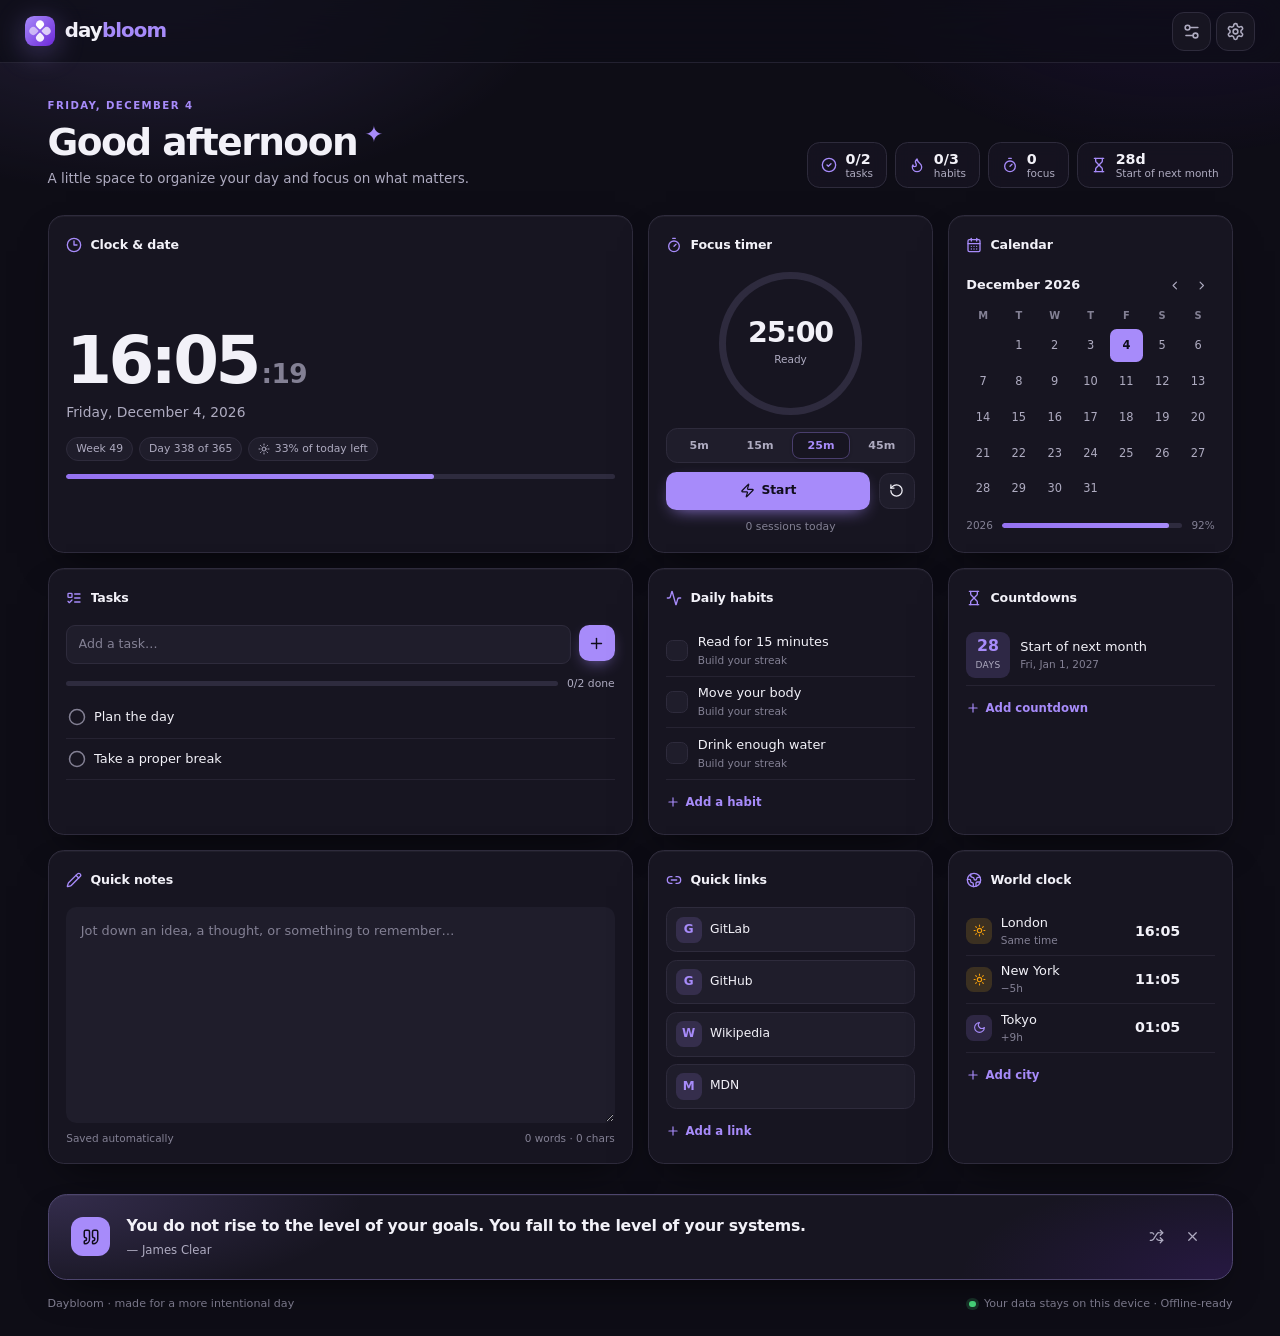
<file: daybloom/index.html>
<!doctype html>
<html lang="en" data-theme="dark">
  <head>
    <meta charset="UTF-8" />
    <meta name="viewport" content="width=device-width, initial-scale=1.0" />
    <meta name="theme-color" content="#16131f" />
    <meta name="description" content="Daybloom — a calm, private, customizable personal dashboard that keeps your day in one place." />
    <link rel="icon" href="data:image/svg+xml,%3Csvg xmlns='http://www.w3.org/2000/svg' viewBox='0 0 32 32'%3E%3Crect width='32' height='32' rx='9.5' fill='%237c5ce0'/%3E%3C/svg%3E" />
    <title>Daybloom — Personal Dashboard</title>
    <script type="module" crossorigin src="./assets/index-C78ujgU6.js"></script>
    <link rel="stylesheet" crossorigin href="./assets/index-B22dmqbo.css">
  </head>
  <body>
    <div id="root"></div>
  </body>
</html>
</file>
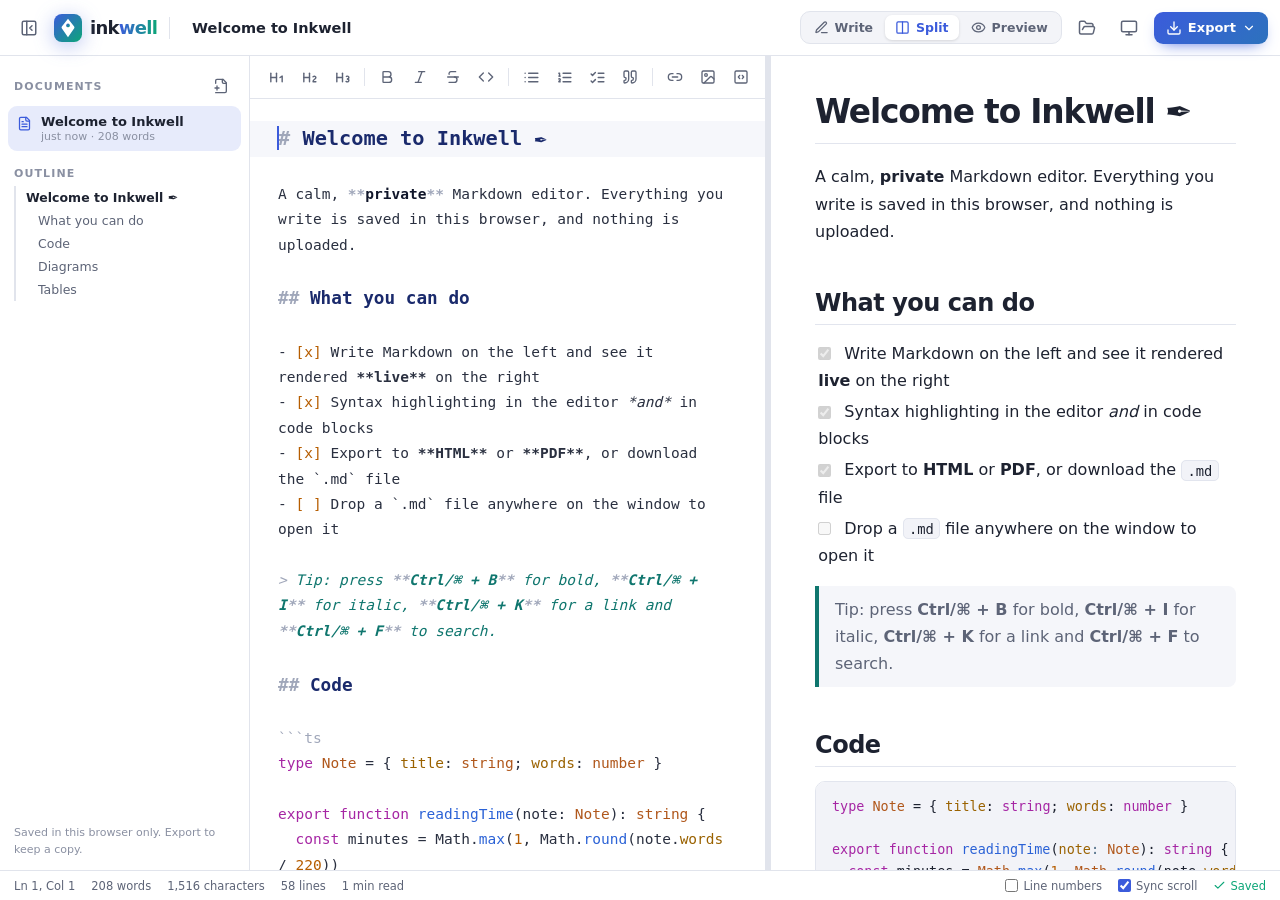
<file: inkwell/index.html>
<!doctype html>
<html lang="en">
  <head>
    <meta charset="UTF-8" />
    <meta name="viewport" content="width=device-width, initial-scale=1.0" />
    <meta name="theme-color" content="#3b5bdb" />
    <meta name="description" content="Inkwell — a private, live Markdown editor with preview, syntax highlighting and HTML/PDF export." />
    <link rel="icon" href="data:image/svg+xml,%3Csvg xmlns='http://www.w3.org/2000/svg' viewBox='0 0 32 32'%3E%3Cdefs%3E%3ClinearGradient id='g' x1='0' y1='0' x2='1' y2='1'%3E%3Cstop offset='0' stop-color='%233b5bdb'/%3E%3Cstop offset='1' stop-color='%230ca678'/%3E%3C/linearGradient%3E%3C/defs%3E%3Crect width='32' height='32' rx='9' fill='url(%23g)'/%3E%3Cpath d='M16 5.5 23 14.2c.5.6.5 1.4.1 2L16 26.5 8.9 16.2c-.4-.6-.4-1.4.1-2Z' fill='%23fff'/%3E%3Ccircle cx='16' cy='13' r='2.1' fill='%233b5bdb'/%3E%3C/svg%3E" />
    <title>Inkwell — Markdown Editor</title>
    <script type="module" crossorigin src="./assets/index-CoJoAU2l.js"></script>
    <link rel="modulepreload" crossorigin href="./assets/react-BaEmuX5g.js">
    <link rel="modulepreload" crossorigin href="./assets/highlight-B11N6u8B.js">
    <link rel="stylesheet" crossorigin href="./assets/index-Dojcs51z.css">
  </head>
  <body>
    <div id="root"></div>
  </body>
</html>
</file>
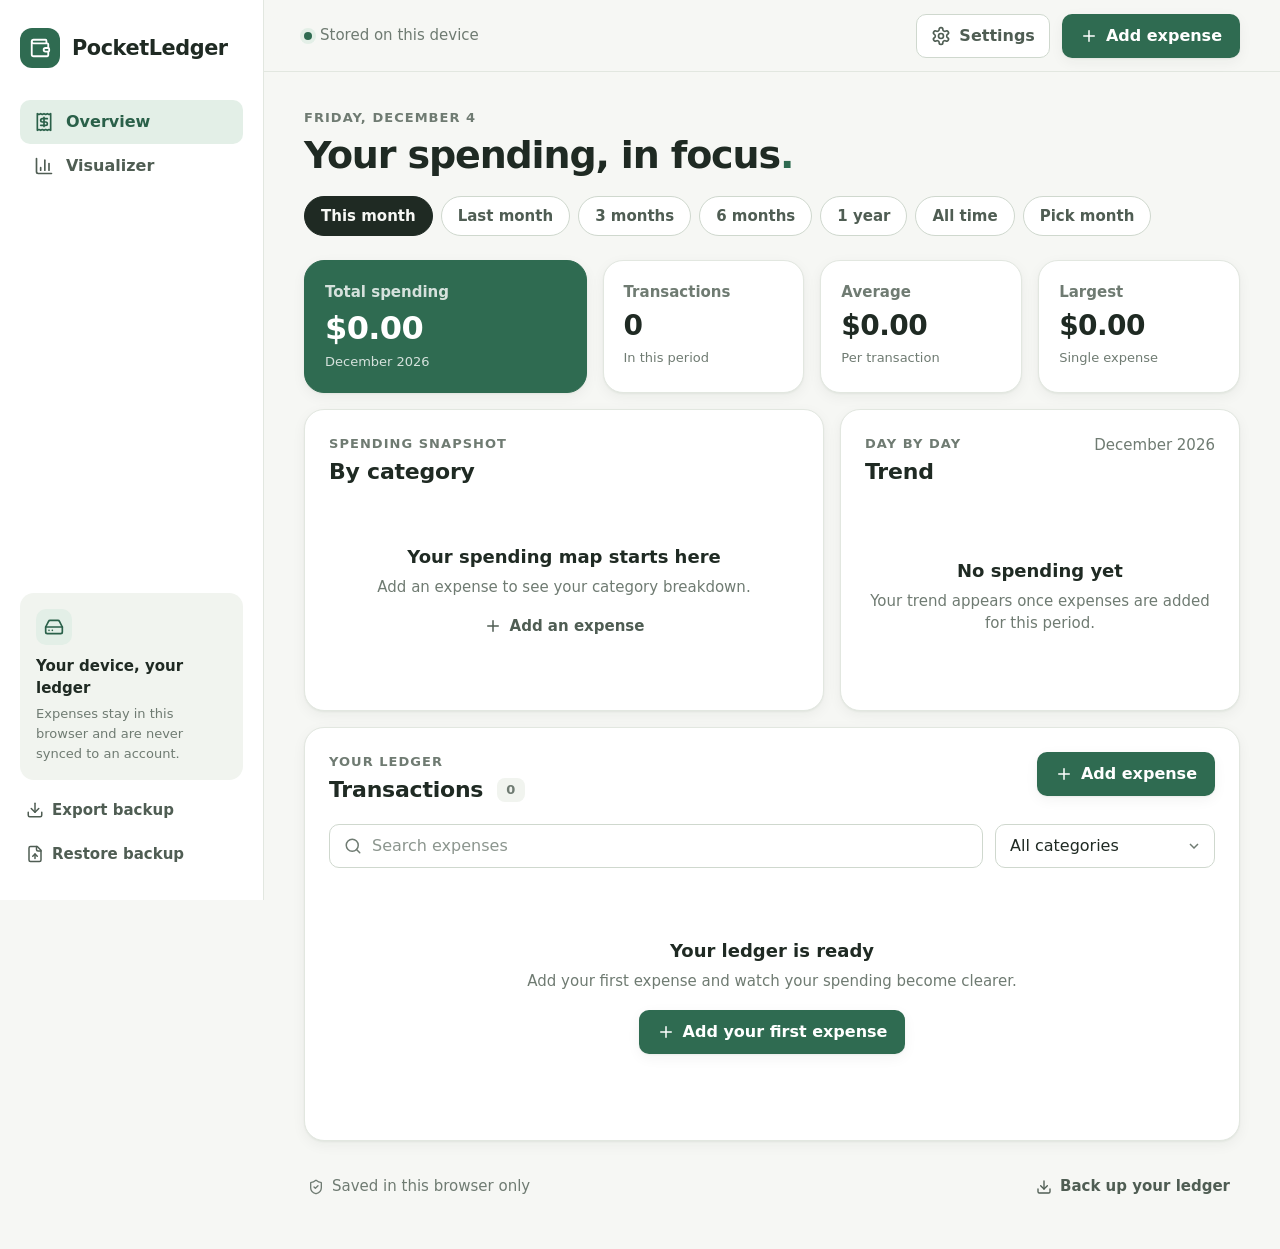
<file: pocketledger/index.html>
<!doctype html>
<html lang="en">
  <head>
    <meta charset="UTF-8" />
    <meta name="viewport" content="width=device-width, initial-scale=1.0, viewport-fit=cover" />
    <meta name="theme-color" content="#f6f7f4" />
    <meta name="color-scheme" content="light dark" />
    <meta name="apple-mobile-web-app-capable" content="yes" />
    <meta name="mobile-web-app-capable" content="yes" />
    <meta name="apple-mobile-web-app-status-bar-style" content="default" />
    <meta name="apple-mobile-web-app-title" content="PocketLedger" />
    <meta name="description" content="A personal expense tracker that stores your data locally in your browser." />
    <title>PocketLedger — your money, in focus</title>
    <script>
      // Apply the last-used theme before first paint to avoid a light flash in dark mode.
      try { var t = localStorage.getItem('pocketledger-theme'); if (t === 'dark' || t === 'light') document.documentElement.dataset.theme = t } catch (e) {}
    </script>
    <script type="module" crossorigin src="./assets/index-DVFslxMb.js"></script>
    <link rel="stylesheet" crossorigin href="./assets/index-Bakbbcgk.css">
  </head>
  <body>
    <div id="root"></div>
  </body>
</html>
</file>
<file: daybloom/assets/index-B22dmqbo.css>
:root{--hue: 292;--accent: #a78bfa;--logo-a: #a78bfa;--logo-b: #6d28d9;--radius: 1.05rem;--radius-sm: .6rem;--font: "Inter", "Segoe UI Variable", "Segoe UI", system-ui, -apple-system, BlinkMacSystemFont, Roboto, sans-serif;--bg: oklch(16.5% .02 var(--hue));--surface: oklch(20.5% .024 var(--hue));--surface-2: oklch(24% .027 var(--hue));--surface-3: oklch(28% .032 var(--hue));--border: oklch(30% .03 var(--hue));--text: oklch(96% .01 var(--hue));--muted: oklch(75% .03 var(--hue));--subtle: oklch(61% .03 var(--hue));--track: oklch(30% .035 var(--hue));--on-accent: oklch(17% .03 var(--hue));--success: #4ade80;--accent-soft: color-mix(in oklch, var(--accent) 16%, transparent);--shadow: 0 1px 0 oklch(100% 0 0 / .04) inset, 0 18px 40px -18px oklch(5% .02 var(--hue) / .7);font-family:var(--font);font-synthesis:none;text-rendering:optimizeLegibility;-webkit-font-smoothing:antialiased;color-scheme:dark}:root[data-theme=light]{--bg: oklch(97.3% .012 var(--hue));--surface: oklch(99.7% .004 var(--hue));--surface-2: oklch(96.4% .013 var(--hue));--surface-3: oklch(93.4% .02 var(--hue));--border: oklch(90.5% .02 var(--hue));--text: oklch(23% .03 var(--hue));--muted: oklch(46% .03 var(--hue));--subtle: oklch(60% .025 var(--hue));--track: oklch(91% .022 var(--hue));--on-accent: #fff;--success: #16a34a;--accent-soft: color-mix(in oklch, var(--accent) 11%, transparent);--shadow: 0 1px 2px oklch(30% .03 var(--hue) / .05), 0 14px 34px -16px oklch(30% .05 var(--hue) / .18)}*,*:before,*:after{box-sizing:border-box}html{background:var(--bg);transition:font-size .15s}body{margin:0;min-width:320px;background:var(--bg);color:var(--text);font-size:.9rem;line-height:1.45}button,input,textarea,select{font:inherit;color:inherit}button{cursor:pointer}button:disabled{cursor:not-allowed;opacity:.4}:focus-visible{outline:2px solid var(--accent);outline-offset:2px}h1,h2,h3{margin:0}.app{min-height:100vh;display:flex;flex-direction:column;position:relative;isolation:isolate;transition:background .25s,color .25s}.ambient{position:absolute;inset:0 0 auto;height:34rem;z-index:-1;pointer-events:none;background:radial-gradient(40rem 22rem at 12% -6%,color-mix(in oklch,var(--accent) 22%,transparent),transparent 70%),radial-gradient(34rem 20rem at 92% -10%,color-mix(in oklch,var(--logo-b) 18%,transparent),transparent 70%);opacity:.75}:root[data-theme=light] .ambient{opacity:.55}.topbar{position:sticky;top:0;z-index:10;height:4.2rem;display:flex;align-items:center;justify-content:space-between;padding:0 max(1.5rem,calc((100vw - 82rem)/2));background:color-mix(in oklch,var(--bg) 78%,transparent);-webkit-backdrop-filter:blur(18px) saturate(1.3);backdrop-filter:blur(18px) saturate(1.3);border-bottom:1px solid color-mix(in oklch,var(--border) 70%,transparent)}.brand{display:flex;align-items:center;gap:.65rem;-webkit-user-select:none;user-select:none}.logo-mark{flex:none;filter:drop-shadow(0 6px 14px color-mix(in oklch,var(--accent) 35%,transparent));transition:transform .4s cubic-bezier(.3,1.6,.5,1)}.brand:hover .logo-mark{transform:rotate(-12deg) scale(1.05)}.brand-word{font-weight:800;font-size:1.32rem;letter-spacing:-.045em}.brand-word span{color:var(--accent)}.top-actions{display:flex;gap:.35rem}.icon-btn{border:0;background:transparent;color:var(--muted);width:2.2rem;height:2.2rem;border-radius:.65rem;flex:none;display:inline-flex;align-items:center;justify-content:center;transition:background .15s,color .15s,opacity .15s}.icon-btn:hover:not(:disabled){background:var(--surface-3);color:var(--text)}.icon-btn.lg{width:2.6rem;height:2.6rem;border-radius:.8rem;border:1px solid var(--border);background:var(--surface)}.icon-btn.lg:hover,.icon-btn.lg.active{border-color:color-mix(in oklch,var(--accent) 55%,var(--border));color:var(--accent);background:var(--accent-soft)}.icon-btn.sm{width:1.7rem;height:1.7rem;border-radius:.5rem}.icon-btn.xs{width:1.45rem;height:1.3rem;border-radius:.35rem}.btn{border:1px solid transparent;border-radius:.7rem;padding:.6rem 1rem;font-weight:650;font-size:.82rem;display:inline-flex;align-items:center;justify-content:center;gap:.45rem;transition:filter .15s,transform .15s,border-color .15s,background .15s}.btn.primary{background:var(--accent);color:var(--on-accent);box-shadow:0 6px 18px -8px var(--accent)}.btn.primary:hover{filter:brightness(1.07);transform:translateY(-1px)}.btn.ghost{background:var(--surface-2);border-color:var(--border);color:var(--text)}.btn.ghost:hover{border-color:var(--accent)}.btn.square{width:2.4rem;min-width:2.4rem;padding:0;height:2.4rem}.btn.sm{padding:.45rem .8rem;font-size:.78rem}.btn.grow{flex:1}.text-btn{display:inline-flex;align-items:center;gap:.35rem;border:0;background:none;color:var(--accent);font-size:.78rem;font-weight:600;padding:.4rem 0}.text-btn:hover{color:var(--text)}.text-btn.muted{color:var(--muted)}.row{display:flex;align-items:center;gap:.6rem}.row.stretch>*{min-width:0}.empty{color:var(--subtle);font-size:.82rem;padding:.8rem 0;list-style:none}.pill{display:inline-flex;align-items:center;gap:.3rem;padding:.22rem .6rem;border-radius:99px;background:var(--surface-2);border:1px solid var(--border);color:var(--muted);font-size:.72rem;white-space:nowrap}.live-dot{width:.45rem;height:.45rem;background:var(--success);border-radius:50%;display:inline-block;box-shadow:0 0 0 3px color-mix(in srgb,var(--success) 18%,transparent)}.eyebrow{font-size:.68rem;font-weight:700;letter-spacing:.14em;color:var(--accent);text-transform:uppercase}.meter{height:.32rem;border-radius:99px;background:var(--track);overflow:hidden;flex:1}.meter>span{display:block;height:100%;border-radius:inherit;background:linear-gradient(90deg,color-mix(in oklch,var(--accent) 70%,var(--logo-b)),var(--accent));transition:width .3s}.meter.success>span{background:var(--success)}input:not([type]),input[type=text],input[type=date],select,.field{width:100%;min-width:0;border:1px solid var(--border);border-radius:.6rem;background:var(--surface-2);padding:.6rem .75rem;font-size:.84rem;outline:none;transition:border-color .15s,box-shadow .15s}input::placeholder,textarea::placeholder{color:var(--subtle)}input:focus,textarea:focus,select:focus{border-color:var(--accent)!important;box-shadow:0 0 0 3px color-mix(in oklch,var(--accent) 18%,transparent)}.add-row{display:flex;gap:.5rem}.stack-form{display:flex;flex-direction:column;gap:.5rem;margin-top:.6rem}.form-error{color:#f87171;font-size:.75rem}.segmented{display:flex;padding:.2rem;gap:.2rem;background:var(--surface-2);border:1px solid var(--border);border-radius:.75rem}.segmented button{flex:1;border:0;background:transparent;color:var(--muted);border-radius:.55rem;padding:.5rem .6rem;font-size:.8rem;font-weight:600;display:inline-flex;align-items:center;justify-content:center;gap:.4rem;transition:background .15s,color .15s}.segmented button:hover:not(:disabled){color:var(--text)}.segmented button.on{background:var(--surface);color:var(--accent);box-shadow:0 1px 3px #0000002e,inset 0 0 0 1px color-mix(in oklch,var(--accent) 35%,transparent)}.segmented.small button{padding:.35rem .4rem;font-size:.74rem}.segmented.tiny{padding:.15rem;border-radius:.55rem}.segmented.tiny button{padding:.22rem .38rem;font-size:.66rem;border-radius:.4rem;flex:none}.aa{font-weight:700;line-height:1}.switch{width:2.5rem;height:1.45rem;flex:none;border-radius:99px;border:1px solid var(--border);background:var(--surface-3);padding:0;position:relative;transition:background .2s,border-color .2s}.switch>span{position:absolute;top:50%;left:.15rem;width:1.1rem;height:1.1rem;border-radius:50%;background:var(--muted);transform:translateY(-50%);transition:left .2s,background .2s}.switch.on{background:var(--accent);border-color:var(--accent)}.switch.on>span{left:calc(100% - 1.25rem);background:var(--on-accent)}.main{width:100%;max-width:82rem;margin:0 auto;padding:2.4rem 1.5rem 1.5rem;flex:1}.welcome{display:flex;justify-content:space-between;align-items:flex-end;gap:1.5rem;margin-bottom:1.8rem;flex-wrap:wrap}.welcome h1{font-size:clamp(1.8rem,3.6vw,2.5rem);font-weight:800;letter-spacing:-.04em;line-height:1.15;margin:.45rem 0 .35rem}.welcome p{margin:0;color:var(--muted);font-size:.9rem}.spark{color:var(--accent);font-size:.6em;margin-left:.5rem;vertical-align:.55em;display:inline-block;animation:twinkle 3.5s ease-in-out infinite}@keyframes twinkle{50%{transform:rotate(20deg) scale(1.2);opacity:.7}}.stats{display:flex;gap:.55rem;flex-wrap:wrap}.stat{display:flex;align-items:center;gap:.6rem;background:color-mix(in oklch,var(--surface) 85%,transparent);border:1px solid var(--border);border-radius:.85rem;padding:.55rem .85rem;-webkit-backdrop-filter:blur(8px);backdrop-filter:blur(8px)}.stat>svg{color:var(--accent);flex:none}.stat strong,.stat span{display:block;line-height:1.15}.stat strong{font-size:.95rem;font-variant-numeric:tabular-nums}.stat span{font-size:.7rem;color:var(--muted)}.stat.wide span{max-width:9rem;overflow:hidden;text-overflow:ellipsis;white-space:nowrap}.grid{display:grid;grid-template-columns:repeat(4,minmax(0,1fr));gap:1rem;align-items:stretch}.grid.compact,.preview-grid.compact{grid-auto-flow:row dense}.size-s{grid-column:span 1}.size-m{grid-column:span 2}.size-l{grid-column:span 3}.size-xl{grid-column:1 / -1}.widget{container-type:inline-size;background:var(--surface);border:1px solid var(--border);border-radius:var(--radius);padding:1.05rem 1.15rem 1.15rem;min-width:0;box-shadow:var(--shadow);display:flex;flex-direction:column;animation:appear .3s ease both;transition:border-color .2s,transform .2s,opacity .2s,box-shadow .2s}.widget:hover{border-color:color-mix(in oklch,var(--accent) 22%,var(--border))}.widget.is-dragging{opacity:.4;transform:scale(.98)}.widget.is-over{border-color:var(--accent);box-shadow:0 0 0 3px color-mix(in oklch,var(--accent) 25%,transparent),var(--shadow)}@keyframes appear{0%{opacity:0;transform:translateY(6px)}}.widget-head{display:flex;align-items:center;justify-content:space-between;gap:.5rem;margin-bottom:.9rem;min-height:1.8rem}.widget-title{display:flex;align-items:center;gap:.55rem;font-size:.84rem;font-weight:700;letter-spacing:-.01em;min-width:0}.widget-title span{overflow:hidden;text-overflow:ellipsis;white-space:nowrap}.widget-title svg{color:var(--accent);flex:none}.widget-actions{display:flex;align-items:center;gap:.2rem;opacity:0;transition:opacity .15s}.widget:hover .widget-actions,.widget:focus-within .widget-actions{opacity:1}.size-chip{border:1px solid var(--border);background:var(--surface-2);color:var(--muted);font-size:.62rem;font-weight:700;letter-spacing:.05em;border-radius:.4rem;padding:.18rem .4rem;min-width:1.75rem}.size-chip:hover{color:var(--accent);border-color:var(--accent)}.grip{cursor:grab;width:1.7rem;height:1.7rem}.grip:active{cursor:grabbing}.widget-body{flex:1;display:flex;flex-direction:column;min-height:0}.widget-body>*{flex:1}.reveal{opacity:0}li:hover .reveal,li:focus-within .reveal,.zone-row:hover .reveal,.reveal:focus-visible{opacity:1}@media(hover:none){.widget-actions,.reveal{opacity:1}}.no-widgets{grid-column:1 / -1;text-align:center;border:1.5px dashed var(--border);border-radius:var(--radius);padding:3.5rem 1.2rem;color:var(--muted)}.no-widgets svg{color:var(--accent)}.no-widgets h3{color:var(--text);font-size:1.1rem;margin:.7rem 0 .3rem}.no-widgets p{font-size:.85rem;margin:0 0 1.2rem}.clock{display:flex;flex-direction:column;justify-content:center}.clock-time{font-weight:750;font-size:clamp(2.6rem,17cqi,5rem);letter-spacing:-.055em;line-height:1;font-variant-numeric:tabular-nums}.clock-sec{font-size:.4em;color:var(--subtle);letter-spacing:-.02em;margin-left:.15em}.clock-ampm{font-size:.3em;color:var(--accent);margin-left:.4em;letter-spacing:0;font-weight:700}.clock-date{color:var(--muted);font-size:.92rem;margin-top:.55rem}.clock .meter{flex:none}.clock-meta{display:flex;flex-wrap:wrap;gap:.4rem;margin:1rem 0 .85rem}@container (min-width: 34rem){.clock-time{font-size:clamp(3rem,12cqi,6rem)}}.cal-head{display:flex;align-items:center;justify-content:space-between;margin-bottom:.55rem;font-size:.86rem}.cal-head>div{display:flex;align-items:center;gap:.1rem}.cal-head .text-btn{margin-right:.3rem}.cal-grid{display:grid;grid-template-columns:repeat(7,1fr);gap:.15rem;text-align:center;font-size:.76rem;font-variant-numeric:tabular-nums}.cal-wd{color:var(--subtle);font-size:.66rem;font-weight:700;padding:.2rem 0}.cal-day{aspect-ratio:1;display:grid;place-items:center;border-radius:.45rem;position:relative;color:var(--muted);max-height:2.4rem}.cal-day.today{background:var(--accent);color:var(--on-accent);font-weight:800}.cal-day.has-event:after{content:"";position:absolute;bottom:.18rem;width:.25rem;height:.25rem;border-radius:50%;background:var(--accent)}.cal-day.today.has-event:after{background:var(--on-accent)}.year-line{display:flex;align-items:center;gap:.6rem;margin-top:.8rem;font-size:.7rem;color:var(--subtle);font-variant-numeric:tabular-nums}.list{list-style:none;margin:0;padding:0;display:flex;flex-direction:column}.progress-line{display:flex;align-items:center;gap:.6rem;margin:.8rem 0 .4rem;font-size:.72rem;color:var(--muted);white-space:nowrap}.task-row{display:flex;align-items:center;gap:.55rem;padding:.5rem .1rem;font-size:.86rem;border-bottom:1px solid color-mix(in oklch,var(--border) 65%,transparent)}.task-row>span{flex:1;overflow-wrap:anywhere}.task-row.is-done>span{text-decoration:line-through;color:var(--subtle)}.check-btn{background:none;border:0;color:var(--subtle);padding:0;display:flex;transition:color .15s,transform .15s}.check-btn:hover{color:var(--accent);transform:scale(1.08)}.is-done .check-btn{color:var(--success)}.tasks .list{max-height:15rem;overflow:auto;scrollbar-width:thin}.habit-row{display:flex;align-items:center;gap:.65rem;padding:.5rem 0;border-bottom:1px solid color-mix(in oklch,var(--border) 65%,transparent)}.habit-check{width:1.45rem;height:1.45rem;flex:none;border:1.5px solid var(--border);border-radius:.45rem;background:var(--surface-2);color:var(--on-accent);display:grid;place-items:center;padding:0;transition:.15s}.habit-check:hover{border-color:var(--accent)}.habit-check.checked{background:var(--accent);border-color:var(--accent)}.habit-info{flex:1;min-width:0}.habit-info span,.habit-info small{display:block}.habit-info span{font-size:.86rem;overflow:hidden;text-overflow:ellipsis;white-space:nowrap}.habit-info small{font-size:.7rem;color:var(--subtle);margin-top:.1rem}.habit-week{display:flex;gap:.18rem}.habit-week i{width:.42rem;height:.42rem;border-radius:50%;background:var(--track)}.habit-week i.on{background:var(--accent)}.habit-week i:last-child{outline:1.5px solid color-mix(in oklch,var(--accent) 50%,transparent);outline-offset:1px}.habits .text-btn,.habits .add-row,.links>.text-btn,.countdowns>.text-btn,.zones>.text-btn,.zones .add-row{margin-top:.55rem}.habits .text-btn,.tasks>.text-btn,.links>.text-btn,.countdowns>.text-btn,.zones>.text-btn{align-self:flex-start;flex:none}@container (max-width: 18rem){.habit-week{display:none}}.cd-row{display:flex;align-items:center;gap:.7rem;padding:.45rem 0;border-bottom:1px solid color-mix(in oklch,var(--border) 65%,transparent)}.cd-num{width:2.9rem;flex:none;text-align:center;background:var(--accent-soft);border-radius:.6rem;padding:.3rem 0}.cd-num strong{display:block;font-size:1.05rem;line-height:1.1;color:var(--accent);font-variant-numeric:tabular-nums}.cd-num small{font-size:.6rem;color:var(--muted);text-transform:uppercase;letter-spacing:.05em}.cd-info{flex:1;min-width:0}.cd-info span,.cd-info small{display:block;overflow:hidden;text-overflow:ellipsis;white-space:nowrap}.cd-info span{font-size:.86rem}.cd-info small{font-size:.7rem;color:var(--subtle)}.cd-row.past{opacity:.55}.focus{display:flex;flex-direction:column;align-items:center;gap:.9rem}.ring{width:min(9.5rem,70cqi);aspect-ratio:1;border-radius:50%;padding:.45rem;display:grid;flex:none;transition:background .3s}.ring-inner{border-radius:50%;background:var(--surface);display:flex;flex-direction:column;align-items:center;justify-content:center}.ring-inner strong{font-size:1.9rem;font-weight:750;letter-spacing:-.04em;font-variant-numeric:tabular-nums;line-height:1}.ring-inner span{font-size:.7rem;color:var(--muted);margin-top:.3rem}.focus-side{width:100%;display:flex;flex-direction:column;gap:.6rem}.focus-count{text-align:center;color:var(--subtle);font-size:.72rem}@container (min-width: 26rem){.focus{flex-direction:row;justify-content:center;gap:1.6rem}.ring{width:9.5rem}.focus-side{max-width:17rem}}.notes{display:flex;flex-direction:column}.notes textarea{flex:1;resize:vertical;min-height:10rem;width:100%;border:1px solid transparent;border-radius:.7rem;background:var(--surface-2);padding:.8rem .9rem;font-size:.86rem;line-height:1.65;outline:none}.foot-note{display:flex;justify-content:space-between;gap:.5rem;color:var(--subtle);font-size:.7rem;margin-top:.5rem}.links{display:flex;flex-direction:column}.link-grid{display:grid;grid-template-columns:repeat(auto-fill,minmax(min(100%,8.5rem),1fr));gap:.5rem}.link-item{position:relative;border:1px solid var(--border);border-radius:.7rem;background:var(--surface-2);min-width:0;transition:border-color .15s,transform .15s}.link-item:hover{border-color:var(--accent);transform:translateY(-1px)}.link-item a{display:flex;align-items:center;gap:.55rem;text-decoration:none;color:var(--text);font-size:.82rem;padding:.55rem;min-width:0}.link-avatar{width:1.75rem;height:1.75rem;display:grid;place-items:center;background:var(--accent-soft);border-radius:.5rem;color:var(--accent);font-weight:800;font-size:.8rem;flex:none}.link-text{overflow:hidden;text-overflow:ellipsis;white-space:nowrap}.link-remove{position:absolute;right:.25rem;top:.25rem;border:0;background:var(--surface-3);color:var(--muted);border-radius:.35rem;width:1.15rem;height:1.15rem;display:none;place-items:center;padding:0}.link-item:hover .link-remove,.link-remove:focus-visible{display:grid}.zones{display:flex;flex-direction:column}.zone-row{display:flex;align-items:center;gap:.6rem;padding:.45rem 0;border-bottom:1px solid color-mix(in oklch,var(--border) 65%,transparent)}.zone-icon{width:1.7rem;height:1.7rem;border-radius:.5rem;display:grid;place-items:center;background:color-mix(in srgb,#fbbf24 16%,transparent);color:#f59e0b;flex:none}.zone-icon.night{background:var(--accent-soft);color:var(--accent)}.zone-info{flex:1;min-width:0}.zone-info span,.zone-info small{display:block}.zone-info span{font-size:.86rem;overflow:hidden;text-overflow:ellipsis;white-space:nowrap}.zone-info small{font-size:.7rem;color:var(--subtle)}.zone-time{font-variant-numeric:tabular-nums;font-size:.95rem}.site-footer{width:100%;max-width:82rem;margin:0 auto;padding:.5rem 1.5rem 1.6rem}.inspiration{position:relative;overflow:hidden;display:flex;align-items:center;gap:1.1rem;padding:1.3rem 1.5rem;border-radius:calc(var(--radius) + .2rem);border:1px solid color-mix(in oklch,var(--accent) 28%,var(--border));background:radial-gradient(30rem 10rem at 0% 0%,color-mix(in oklch,var(--accent) 20%,transparent),transparent 70%),radial-gradient(26rem 10rem at 100% 100%,color-mix(in oklch,var(--logo-b) 18%,transparent),transparent 70%),var(--surface);box-shadow:var(--shadow)}.insp-icon{width:2.6rem;height:2.6rem;flex:none;border-radius:.8rem;display:grid;place-items:center;background:var(--accent);color:var(--on-accent)}.insp-body{flex:1;min-width:0;animation:appear .35s ease}.insp-body blockquote{margin:0;font-size:1.05rem;font-weight:600;letter-spacing:-.015em;line-height:1.45}.insp-body cite{display:block;margin-top:.3rem;font-style:normal;font-size:.78rem;color:var(--muted)}.insp-actions{display:flex;gap:.2rem;flex:none}.footer-line{display:flex;justify-content:space-between;gap:1rem;flex-wrap:wrap;margin-top:1.1rem;color:var(--subtle);font-size:.74rem}.footer-line>span:last-child{display:flex;align-items:center;gap:.55rem}.drawer-backdrop{position:fixed;top:0;right:0;bottom:0;left:0;z-index:30;background:oklch(8% .02 var(--hue) / .22);animation:fade .2s ease;display:flex;justify-content:flex-end}@keyframes fade{0%{opacity:0}}.drawer{width:min(100%,30rem);height:100%;background:var(--surface);border-left:1px solid var(--border);box-shadow:-30px 0 80px -30px #00000080;display:flex;flex-direction:column;outline:none;animation:slide .28s cubic-bezier(.2,.9,.3,1)}@keyframes slide{0%{transform:translate(100%)}}.drawer-head{display:flex;align-items:flex-start;justify-content:space-between;padding:1.4rem 1.5rem 1rem}.drawer-head h2{font-size:1.35rem;font-weight:800;letter-spacing:-.03em;margin-top:.3rem}.drawer-body{flex:1;overflow:auto;padding:0 1.5rem 1rem;scrollbar-width:thin}.drawer-foot{display:flex;align-items:center;justify-content:space-between;gap:1rem;padding:1rem 1.5rem;border-top:1px solid var(--border);color:var(--subtle);font-size:.76rem}.set-section{padding:1.1rem 0;border-top:1px solid var(--border);display:flex;flex-direction:column;gap:.6rem}.set-label{font-size:.68rem;font-weight:700;letter-spacing:.12em;text-transform:uppercase;color:var(--muted)}.set-hint{font-size:.76rem;color:var(--subtle);line-height:1.5;margin:0;display:block}.set-hint.center{text-align:center;margin-top:.6rem}.set-row{display:flex;align-items:center;justify-content:space-between;gap:1rem}.set-row+.set-row{margin-top:.4rem}.set-row-title{display:block;font-size:.88rem;font-weight:600}.form-msg{font-size:.78rem;margin:0}.form-msg.ok{color:var(--success)}.form-msg.bad{color:#f87171}.tone-group{display:flex;flex-direction:column;gap:.4rem}.tone-group+.tone-group{margin-top:.35rem}.tone-group-name{font-size:.72rem;color:var(--subtle);font-weight:600}.tones{display:grid;grid-template-columns:repeat(auto-fill,minmax(4.6rem,1fr));gap:.4rem}.tone{display:flex;flex-direction:column;align-items:center;gap:.3rem;padding:.5rem .2rem .4rem;border-radius:.7rem;border:1px solid transparent;background:transparent;transition:background .15s,border-color .15s}.tone:hover{background:var(--surface-2)}.tone.on{border-color:color-mix(in oklch,var(--accent) 60%,transparent);background:var(--accent-soft)}.tone-swatch{width:2rem;height:2rem;border-radius:50%;display:grid;place-items:center;color:#fff;box-shadow:inset 0 0 0 1px #fff3,0 4px 10px -4px #0006;transition:transform .15s}.tone:hover .tone-swatch{transform:scale(1.08)}.tone-name{font-size:.7rem;color:var(--muted);text-align:center;line-height:1.2}.tone.on .tone-name{color:var(--text);font-weight:600}.preview-grid{display:grid;grid-template-columns:repeat(4,1fr);gap:.3rem;padding:.55rem;border-radius:.8rem;background:var(--surface-2);border:1px solid var(--border)}.preview-cell{display:flex;align-items:center;gap:.3rem;min-width:0;padding:.45rem;border-radius:.4rem;background:var(--accent-soft);color:var(--accent);font-size:.62rem;font-weight:600;border:1px solid color-mix(in oklch,var(--accent) 22%,transparent)}.preview-cell svg{flex:none}.preview-cell span{overflow:hidden;text-overflow:ellipsis;white-space:nowrap;color:var(--text)}.preview-empty{grid-column:1 / -1;text-align:center;font-size:.76rem;color:var(--subtle);padding:.6rem}.cust-list{list-style:none;margin:0;padding:0;display:flex;flex-direction:column;gap:.4rem}.cust-row{display:flex;align-items:center;gap:.6rem;padding:.55rem .6rem;border:1px solid var(--border);border-radius:.8rem;background:var(--surface-2);transition:opacity .15s}.cust-row.off{opacity:.55}.cust-move{display:flex;flex-direction:column}.cust-icon{width:2rem;height:2rem;border-radius:.55rem;background:var(--accent-soft);color:var(--accent);display:grid;place-items:center;flex:none}.cust-info{flex:1;min-width:0}.cust-info span,.cust-info small{display:block;overflow:hidden;text-overflow:ellipsis;white-space:nowrap}.cust-info span{font-size:.84rem;font-weight:600}.cust-info small{font-size:.68rem;color:var(--subtle)}@media(max-width:68rem){.grid{grid-template-columns:repeat(2,minmax(0,1fr))}.size-l,.size-m{grid-column:span 2}}@media(max-width:40rem){.topbar{height:3.7rem;padding:0 1rem}.main{padding:1.6rem 1rem 1rem}.site-footer{padding:.5rem 1rem 1.2rem}.welcome{flex-direction:column;align-items:stretch;gap:1rem;margin-bottom:1.2rem}.stats{display:grid;grid-template-columns:repeat(3,1fr)}.stat.wide{grid-column:1 / -1}.grid{grid-template-columns:minmax(0,1fr);gap:.8rem}.size-s,.size-m,.size-l{grid-column:1 / -1}.widget{padding:.95rem 1rem 1rem}.inspiration{flex-wrap:wrap;padding:1.1rem;gap:.8rem}.insp-icon{width:2.2rem;height:2.2rem}.insp-body{order:3;flex-basis:100%}.insp-actions{margin-left:auto}.drawer-head,.drawer-body,.drawer-foot{padding-left:1.1rem;padding-right:1.1rem}.cust-row{flex-wrap:wrap}.cust-row .segmented{order:5;margin-left:2.1rem}}@media(prefers-reduced-motion:reduce){*,*:before,*:after{animation-duration:.01ms!important;animation-iteration-count:1!important;transition-duration:.01ms!important}}
</file>
<file: inkwell/assets/index-Dojcs51z.css>
:root{--sans: "Inter", "Segoe UI Variable", "Segoe UI", system-ui, -apple-system, BlinkMacSystemFont, Roboto, sans-serif;--mono: "JetBrains Mono", "Fira Code", "Cascadia Code", "SFMono-Regular", Menlo, Consolas, monospace;--accent: #3b5bdb;--accent-2: #0ca678;--on-accent: #fff;--bg: #f4f5f9;--surface: #ffffff;--surface-2: #f3f4f8;--surface-3: #e9ebf2;--border: #e1e4ec;--text: #1d2230;--muted: #5d6477;--subtle: #8a90a2;--shadow: 0 10px 30px -12px rgb(30 40 80 / .18);--ed-bg: #ffffff;--ed-text: #2a3040;--ed-heading: #1a2a6c;--ed-strong: #10162a;--ed-em: #3c4560;--ed-muted: #8a90a2;--ed-link: #1d5fd1;--ed-url: #6b7a99;--ed-code: #b0306e;--ed-quote: #0f766e;--ed-mark: #a0a7ba;--ed-gutter: #b3b8c6;--ed-active: #f6f7fb;--ed-selection: #d6e0ff;--ed-match: #fff3b0;--ed-size: 14.5px;--tk-keyword: #a626a4;--tk-string: #3f8a2f;--tk-number: #b65d00;--tk-comment: #8a90a2;--tk-fn: #2b62d6;--tk-type: #b0571b;--tk-attr: #9a6200;--tk-meta: #4c6b86;font-family:var(--sans);color-scheme:light;-webkit-font-smoothing:antialiased}:root[data-theme=dark]{--accent: #7c9cff;--accent-2: #38d9a9;--on-accent: #0d1220;--bg: #0f1218;--surface: #151922;--surface-2: #1b2029;--surface-3: #232a36;--border: #262d3a;--text: #e6e9f2;--muted: #a1a8bb;--subtle: #6f778c;--shadow: 0 14px 40px -14px rgb(0 0 0 / .6);--ed-bg: #12151d;--ed-text: #d7dbe6;--ed-heading: #a9c1ff;--ed-strong: #ffffff;--ed-em: #c8cede;--ed-muted: #6f778c;--ed-link: #7cb0ff;--ed-url: #7d8aa8;--ed-code: #f78fbf;--ed-quote: #5eead4;--ed-mark: #5a6378;--ed-gutter: #48505f;--ed-active: #171b25;--ed-selection: #2b3a66;--ed-match: #4a4220;--tk-keyword: #d38cf5;--tk-string: #a5d68a;--tk-number: #f5a96b;--tk-comment: #737b91;--tk-fn: #80b4ff;--tk-type: #f0c674;--tk-attr: #e7b56d;--tk-meta: #8cc4e8}*{box-sizing:border-box}html,body,#root{height:100%}body{margin:0;background:var(--bg);color:var(--text);font-size:14px;overflow:hidden}body.resizing{cursor:col-resize;-webkit-user-select:none;user-select:none}button,input{font:inherit;color:inherit}button{cursor:pointer}:focus-visible{outline:2px solid var(--accent);outline-offset:2px}.app{height:100%;display:flex;flex-direction:column;position:relative}.topbar{height:56px;flex:none;display:flex;align-items:center;justify-content:space-between;gap:12px;padding:0 12px;background:var(--surface);border-bottom:1px solid var(--border);z-index:5}.top-left,.top-right{display:flex;align-items:center;gap:8px;min-width:0}.top-left{flex:1}.brand{display:flex;align-items:center;gap:8px;flex:none;-webkit-user-select:none;user-select:none}.logo-mark{filter:drop-shadow(0 4px 10px rgb(59 91 219 / .35))}.brand-word{font-weight:800;font-size:18px;letter-spacing:-.04em}.brand-word span{background:linear-gradient(90deg,var(--accent),var(--accent-2));-webkit-background-clip:text;background-clip:text;color:transparent}.divider-v{width:1px;height:22px;background:var(--border);margin:0 4px;flex:none}.title-input{min-width:0;width:100%;max-width:420px;border:1px solid transparent;background:transparent;border-radius:8px;padding:6px 9px;font-weight:600;font-size:14.5px;outline:none}.title-input:hover{background:var(--surface-2)}.title-input:focus{border-color:var(--accent);background:var(--surface)}.icon-btn{width:34px;height:34px;flex:none;border:0;border-radius:9px;background:transparent;color:var(--muted);display:inline-flex;align-items:center;justify-content:center;transition:background .15s,color .15s}.icon-btn:hover{background:var(--surface-3);color:var(--text)}.icon-btn.sm{width:28px;height:28px;border-radius:7px}.btn{border:0;border-radius:9px;padding:8px 12px;font-weight:650;font-size:13px;display:inline-flex;align-items:center;gap:6px}.btn.primary{background:linear-gradient(135deg,var(--accent),color-mix(in srgb,var(--accent) 70%,var(--accent-2)));color:var(--on-accent);box-shadow:0 6px 16px -8px var(--accent)}.btn.primary:hover{filter:brightness(1.07)}.segmented{display:flex;gap:2px;padding:3px;background:var(--surface-2);border:1px solid var(--border);border-radius:10px}.segmented button{border:0;background:transparent;color:var(--muted);border-radius:7px;padding:5px 10px;font-size:12.5px;font-weight:600;display:inline-flex;align-items:center;gap:6px}.segmented button:hover{color:var(--text)}.segmented button.on{background:var(--surface);color:var(--accent);box-shadow:0 1px 3px #0000001f}.export-wrap{position:relative}.menu{position:absolute;right:0;top:calc(100% + 6px);min-width:230px;background:var(--surface);border:1px solid var(--border);border-radius:12px;box-shadow:var(--shadow);padding:5px;z-index:20;animation:pop .14s ease}@keyframes pop{0%{opacity:0;transform:translateY(-4px)}}.menu button{width:100%;display:flex;align-items:center;gap:10px;border:0;background:transparent;padding:9px 10px;border-radius:8px;text-align:left;font-size:13px}.menu button:hover{background:var(--surface-2)}.menu button svg{color:var(--accent)}.menu button span{flex:1}.menu button small{color:var(--subtle);font-size:11px}.body{flex:1;display:flex;min-height:0}.sidebar{width:250px;flex:none;background:var(--surface);border-right:1px solid var(--border);display:flex;flex-direction:column;overflow:auto;padding:8px 8px 12px}.side-head{display:flex;align-items:center;justify-content:space-between;padding:8px 6px 6px;font-size:11px;font-weight:700;letter-spacing:.1em;text-transform:uppercase;color:var(--subtle)}.doc-list{list-style:none;margin:0 0 8px;padding:0;display:flex;flex-direction:column;gap:2px}.doc-list li{position:relative;border-radius:9px}.doc-list li.on{background:color-mix(in srgb,var(--accent) 12%,transparent)}.doc-list li:not(.on):hover{background:var(--surface-2)}.doc-item{width:100%;display:flex;align-items:flex-start;gap:9px;border:0;background:transparent;padding:8px 34px 8px 9px;text-align:left;border-radius:9px}.doc-item svg{color:var(--subtle);margin-top:2px;flex:none}.on .doc-item svg{color:var(--accent)}.doc-meta{min-width:0}.doc-meta span,.doc-meta small{display:block;overflow:hidden;text-overflow:ellipsis;white-space:nowrap}.doc-meta span{font-size:13px;font-weight:600}.doc-meta small{font-size:11px;color:var(--subtle);margin-top:1px}.doc-del{position:absolute;right:6px;top:8px;border:0;background:transparent;color:var(--subtle);border-radius:6px;width:24px;height:24px;display:grid;place-items:center;opacity:0}li:hover .doc-del,.doc-del:focus-visible{opacity:1}.doc-del:hover{color:#e03131;background:var(--surface-3)}.doc-del.confirm{opacity:1;width:auto;padding:0 8px;font-size:11px;font-weight:700;color:#fff;background:#e03131}.outline{display:flex;flex-direction:column;border-left:2px solid var(--border);margin:0 6px 10px}.outline button{border:0;background:transparent;text-align:left;font-size:12.5px;color:var(--muted);padding:4px 8px;border-radius:0 6px 6px 0;overflow:hidden;text-overflow:ellipsis;white-space:nowrap;margin-left:-2px;border-left:2px solid transparent}.outline button:hover{color:var(--accent);border-left-color:var(--accent);background:var(--surface-2)}.outline .d1{font-weight:650;color:var(--text)}.side-foot{margin:auto 6px 0;padding-top:12px;font-size:11px;color:var(--subtle);line-height:1.5}.workspace{flex:1;min-width:0;display:grid;grid-template-columns:var(--split) 6px 1fr;background:var(--bg)}.workspace.view-editor{grid-template-columns:1fr 0 0}.workspace.view-preview{grid-template-columns:0 0 1fr}.view-editor .preview-pane,.view-editor .resizer,.view-preview .editor-pane,.view-preview .resizer{display:none}.editor-pane{grid-column:1}.resizer{grid-column:2}.preview-pane{grid-column:3}.pane{min-width:0;min-height:0}.editor-pane{display:flex;flex-direction:column;background:var(--ed-bg)}.view-editor .editor-pane .editor-host :is(.cm-content){max-width:900px;margin:0 auto}.editor-host{flex:1;min-height:0}.editor-host .cm-editor{height:100%}.toolbar{display:flex;align-items:center;gap:1px;padding:6px 10px;border-bottom:1px solid var(--border);background:var(--surface);overflow-x:auto;scrollbar-width:none;flex:none}.tool{width:32px;height:30px;flex:none;border:0;border-radius:7px;background:transparent;color:var(--muted);display:grid;place-items:center;transition:background .12s,color .12s}.tool:hover{background:var(--surface-3);color:var(--accent)}.tool-sep{width:1px;height:18px;background:var(--border);margin:0 5px;flex:none}.resizer{background:var(--border);cursor:col-resize;position:relative;transition:background .15s}.resizer:after{content:"";position:absolute;top:0;right:-4px;bottom:0;left:-4px}.resizer:hover,body.resizing .resizer{background:var(--accent)}.preview-pane{overflow:auto;background:var(--surface);padding:36px 44px 30vh;scroll-behavior:auto}.preview-empty{height:60%;display:grid;place-content:center;justify-items:center;gap:10px;color:var(--subtle);text-align:center}.statusbar{height:30px;flex:none;display:flex;align-items:center;gap:16px;padding:0 14px;border-top:1px solid var(--border);background:var(--surface);color:var(--muted);font-size:11.5px;font-variant-numeric:tabular-nums;white-space:nowrap;overflow:hidden}.statusbar .grow{flex:1}.check{display:inline-flex;align-items:center;gap:5px;cursor:pointer}.check input{accent-color:var(--accent);margin:0}.saved{display:inline-flex;align-items:center;gap:4px;color:var(--accent-2)}.drop-overlay{position:absolute;top:10px;right:10px;bottom:10px;left:10px;border:2px dashed var(--accent);border-radius:16px;background:color-mix(in srgb,var(--bg) 85%,transparent);-webkit-backdrop-filter:blur(4px);backdrop-filter:blur(4px);display:grid;place-content:center;justify-items:center;gap:8px;color:var(--accent);font-weight:650;z-index:40;pointer-events:none}.toast{position:absolute;left:50%;bottom:46px;transform:translate(-50%);background:var(--text);color:var(--bg);padding:9px 16px;border-radius:10px;font-size:13px;font-weight:550;box-shadow:var(--shadow);z-index:50;animation:toast .2s ease}@keyframes toast{0%{opacity:0;transform:translate(-50%,6px)}}@media(max-width:1000px){.sidebar{position:absolute;top:56px;bottom:30px;left:0;z-index:15;box-shadow:var(--shadow)}.segmented button span{display:none}}@media(max-width:760px){.topbar{padding:0 8px;gap:6px}.brand-word,.divider-v,.btn.primary span{display:none}.preview-pane{padding:22px 18px 30vh}.hide-sm{display:none}.statusbar{gap:12px}:root{--ed-size: 14px }.cm-line{padding:0 16px!important}}@media(prefers-reduced-motion:reduce){*,*:before,*:after{animation:none!important;transition:none!important}}
</file>
<file: pocketledger/assets/index-Bakbbcgk.css>
:root{--font-sans: ui-sans-serif, system-ui, -apple-system, "Segoe UI", Roboto, "Helvetica Neue", Arial, sans-serif;--font-display: ui-rounded, "SF Pro Rounded", var(--font-sans);--text-xs: .8125rem;--text-sm: .9375rem;--text-md: 1rem;--text-lg: 1.125rem;--text-xl: 1.375rem;--text-2xl: 1.75rem;--text-3xl: 2.375rem;--radius-sm: 10px;--radius: 14px;--radius-lg: 20px;--tap: 44px;--sidebar: 264px;--bg: #f6f7f4;--surface: #ffffff;--surface-2: #f1f4ef;--surface-3: #e7ede6;--line: #e2e7e0;--line-strong: #cfd8ce;--text: #1f2a23;--text-2: #4f5d53;--text-3: #6f7b72;--accent: #2f6b51;--accent-hover: #255841;--accent-soft: #e3efe7;--accent-text: #2a6049;--on-accent: #ffffff;--danger: #b4483d;--danger-soft: #fdeeec;--focus: #7fb495;--shadow: 0 1px 2px rgb(20 35 25 / 5%), 0 4px 14px rgb(20 35 25 / 5%);--shadow-lg: 0 24px 70px rgb(15 30 20 / 22%);--chevron: url("data:image/svg+xml,%3Csvg xmlns='http://www.w3.org/2000/svg' width='16' height='16' viewBox='0 0 24 24' fill='none' stroke='%236f7b72' stroke-width='2.2'%3E%3Cpath d='m6 9 6 6 6-6'/%3E%3C/svg%3E");--g1: #2a78d6;--g2: #eb6834;--g3: #1baf7a;--g4: #eda100;--g5: #e87ba4;--g6: #008300;--g7: #6250d6;--g8: #e34948;--g-other: #8f968f;--div-down: #2a78d6;--div-up: #e34948;--compare: #b4bcb5;color-scheme:light;font-family:var(--font-sans);font-size:100%;line-height:1.5;color:var(--text);background:var(--bg);-webkit-font-smoothing:antialiased;-webkit-text-size-adjust:100%;text-size-adjust:100%}:root[data-theme=dark]{--bg: #141a16;--surface: #1d2520;--surface-2: #242e28;--surface-3: #2d3931;--line: #2f3a33;--line-strong: #435047;--text: #ecf2ed;--text-2: #c3cec5;--text-3: #98a59b;--accent: #4f9a76;--accent-hover: #5fae88;--accent-soft: #23382c;--accent-text: #8fd0ab;--danger: #ef8a7d;--danger-soft: #3a2421;--focus: #6fb48d;--shadow: 0 1px 2px rgb(0 0 0 / 30%);--shadow-lg: 0 24px 70px rgb(0 0 0 / 55%);--chevron: url("data:image/svg+xml,%3Csvg xmlns='http://www.w3.org/2000/svg' width='16' height='16' viewBox='0 0 24 24' fill='none' stroke='%2398a59b' stroke-width='2.2'%3E%3Cpath d='m6 9 6 6 6-6'/%3E%3C/svg%3E");--g1: #3987e5;--g2: #d95926;--g3: #199e70;--g4: #c98500;--g5: #d55181;--g6: #008300;--g7: #9085e9;--g8: #e66767;--g-other: #7d877f;--div-down: #3987e5;--div-up: #e66767;--compare: #56635a;color-scheme:dark}*,*:before,*:after{box-sizing:border-box}body{margin:0;min-height:100vh;min-height:100dvh;background:var(--bg);color:var(--text)}body.modal-open{overflow:hidden}h1,h2,h3,p{margin:0}button,input,select{font:inherit;color:inherit}button{cursor:pointer;-webkit-tap-highlight-color:transparent}:focus-visible{outline:3px solid var(--focus);outline-offset:2px}.num{font-variant-numeric:tabular-nums}.eyebrow{font-size:var(--text-xs);font-weight:700;letter-spacing:.08em;text-transform:uppercase;color:var(--text-3);margin-bottom:6px}.muted-note{color:var(--text-3);font-size:var(--text-sm);white-space:nowrap}.primary,.secondary,.danger-button{display:inline-flex;align-items:center;justify-content:center;gap:8px;min-height:var(--tap);padding:0 18px;border-radius:var(--radius-sm);font-size:var(--text-md);font-weight:650;white-space:nowrap;transition:background-color .15s,border-color .15s,transform .15s}.primary{border:0;background:var(--accent);color:var(--on-accent);box-shadow:var(--shadow)}.primary:hover{background:var(--accent-hover)}.primary:active{transform:translateY(1px)}.primary:disabled{opacity:.6;cursor:progress}.secondary{border:1px solid var(--line-strong);background:var(--surface);color:var(--text-2)}.secondary:hover{border-color:var(--accent);color:var(--accent-text)}.danger-button{border:1px solid transparent;background:var(--danger-soft);color:var(--danger);margin-right:auto}.text-button{display:inline-flex;align-items:center;gap:8px;min-height:var(--tap);padding:0 6px;border:0;background:none;color:var(--text-2);font-size:var(--text-sm);font-weight:600}.text-button:hover{color:var(--accent-text)}.icon-button{display:grid;place-items:center;flex:none;width:var(--tap);height:var(--tap);border:0;border-radius:var(--radius-sm);background:transparent;color:var(--text-3)}.icon-button:hover{background:var(--surface-2);color:var(--text)}input:not([type=radio]):not([type=file]),select{min-height:var(--tap);border:1px solid var(--line-strong);border-radius:var(--radius-sm);background-color:var(--surface);color:var(--text);font-size:var(--text-md);padding:0 14px}select{-webkit-appearance:none;-moz-appearance:none;appearance:none;padding-right:40px;background-image:var(--chevron);background-repeat:no-repeat;background-position:right 12px center;text-overflow:ellipsis}input::placeholder{color:var(--text-3);opacity:.8}.sidebar{position:fixed;inset:0 auto 0 0;z-index:2;width:var(--sidebar);display:flex;flex-direction:column;gap:32px;padding:28px 20px 24px;background:var(--surface);border-right:1px solid var(--line)}.brand{display:flex;align-items:center;gap:12px;font:800 1.3rem/1 var(--font-display);letter-spacing:-.02em}.brand-mark{display:grid;place-items:center;width:40px;height:40px;border-radius:12px;background:var(--accent);color:var(--on-accent)}.nav-link{display:flex;align-items:center;gap:12px;min-height:var(--tap);padding:0 14px;border-radius:var(--radius-sm);font-size:var(--text-md);font-weight:650;text-decoration:none;color:var(--text-2)}.nav-link.active{background:var(--accent-soft);color:var(--accent-text)}.sidebar-bottom{margin-top:auto;display:flex;flex-direction:column;align-items:flex-start}.safe-card{padding:16px;margin-bottom:8px;background:var(--surface-2);border-radius:var(--radius)}.safe-icon{display:grid;place-items:center;width:36px;height:36px;margin-bottom:10px;border-radius:10px;background:var(--accent-soft);color:var(--accent-text)}.safe-card strong{display:block;font-size:var(--text-sm)}.safe-card p{margin-top:4px;font-size:var(--text-xs);line-height:1.55;color:var(--text-3)}.main-column{margin-left:var(--sidebar);min-height:100vh}.topbar{position:sticky;top:0;z-index:3;display:flex;align-items:center;justify-content:space-between;gap:16px;height:72px;padding:0 40px;background:color-mix(in srgb,var(--bg) 85%,transparent);backdrop-filter:saturate(1.4) blur(12px);-webkit-backdrop-filter:saturate(1.4) blur(12px);border-bottom:1px solid var(--line)}.top-actions{display:flex;align-items:center;gap:12px;margin-left:auto}.storage-pill{display:flex;align-items:center;gap:8px;color:var(--text-3);font-size:var(--text-sm)}.storage-pill span{width:8px;height:8px;border-radius:50%;background:var(--accent);box-shadow:0 0 0 4px var(--accent-soft)}.settings-button{display:inline-flex;align-items:center;gap:8px;min-height:var(--tap);min-width:var(--tap);padding:0 14px;justify-content:center;border:1px solid var(--line-strong);border-radius:var(--radius-sm);background:var(--surface);color:var(--text-2);font-size:var(--text-md);font-weight:600}.settings-button:hover{border-color:var(--accent);color:var(--accent-text)}.content{max-width:1200px;margin:0 auto;padding:36px 40px 40px;scroll-margin-top:80px}.mobile-only{display:none!important}.hero{margin-bottom:20px}.hero h1{font:800 var(--text-3xl)/1.12 var(--font-display);letter-spacing:-.03em}.accent{color:var(--accent)}.period-bar{display:flex;align-items:center;gap:8px;flex-wrap:wrap;margin-bottom:24px}.chip{min-height:40px;padding:0 16px;border:1px solid var(--line-strong);border-radius:999px;background:var(--surface);color:var(--text-2);font-size:var(--text-sm);font-weight:600;white-space:nowrap}.chip:hover{border-color:var(--accent)}.chip.active{background:var(--text);border-color:var(--text);color:var(--bg)}.month-picker{min-height:40px!important;border-radius:999px!important}.banner{display:flex;align-items:center;justify-content:space-between;gap:12px;padding:12px 16px;margin-bottom:16px;border-radius:var(--radius);background:var(--surface-2);color:var(--text-2);font-size:var(--text-sm)}.error-banner{background:var(--danger-soft);color:var(--danger);padding-right:6px}.error-banner .icon-button{color:inherit}.stats-grid{display:grid;grid-template-columns:1.4fr 1fr 1fr 1fr;gap:16px}.stat-card{display:flex;flex-direction:column;gap:6px;min-width:0;padding:20px;background:var(--surface);border:1px solid var(--line);border-radius:var(--radius-lg);box-shadow:var(--shadow)}.stat-label{font-size:var(--text-sm);font-weight:600;color:var(--text-3)}.stat-value{font:800 var(--text-2xl)/1.15 var(--font-display);letter-spacing:-.02em;font-variant-numeric:tabular-nums;overflow-wrap:anywhere}.stat-foot{font-size:var(--text-xs);color:var(--text-3);overflow:hidden;text-overflow:ellipsis;white-space:nowrap}.stat-primary{background:var(--accent);border-color:var(--accent);color:var(--on-accent)}:root[data-theme=dark] .stat-primary{background:#2b6249;border-color:#2b6249}.stat-primary .stat-label,.stat-primary .stat-foot{color:#fffc}.stat-primary .stat-value{font-size:2rem}.panel{padding:24px;background:var(--surface);border:1px solid var(--line);border-radius:var(--radius-lg);box-shadow:var(--shadow)}.panel h2{font:750 var(--text-xl)/1.2 var(--font-display);letter-spacing:-.01em}.panel-heading{display:flex;align-items:flex-start;justify-content:space-between;gap:12px;margin-bottom:20px}.insights-grid{display:grid;grid-template-columns:1.3fr 1fr;gap:16px;margin-top:16px}.category-list{list-style:none;margin:0;padding:0;display:grid;gap:16px}.category-meta{display:flex;justify-content:space-between;gap:12px;margin-bottom:8px;font-size:var(--text-md)}.category-name{display:flex;align-items:center;gap:10px;min-width:0;color:var(--text-2)}.category-label{overflow:hidden;text-overflow:ellipsis;white-space:nowrap}.category-name i{flex:none;width:10px;height:10px;border-radius:3px}.category-amount{font-weight:700;white-space:nowrap;font-variant-numeric:tabular-nums}.category-amount small{margin-left:4px;font-size:var(--text-xs);font-weight:500;color:var(--text-3)}.progress-track{height:8px;border-radius:99px;background:var(--surface-2);overflow:hidden}.progress-track span{display:block;height:100%;border-radius:inherit;transition:width .35s ease}.trend-chart{display:flex;align-items:stretch;gap:3px;height:190px}.trend-col{flex:1;min-width:0;display:flex;flex-direction:column;gap:6px}.trend-bar-area{flex:1;display:flex;align-items:flex-end}.trend-bar{width:100%;border-radius:4px 4px 2px 2px;background:color-mix(in srgb,var(--accent) 45%,var(--surface));transition:height .35s ease}.trend-bar.peak{background:var(--accent)}.trend-col:hover .trend-bar{background:var(--accent-hover)}.trend-label{height:16px;font-size:.75rem;color:var(--text-3);text-align:center;white-space:nowrap;overflow:visible}.trend-foot{margin-top:14px;font-size:var(--text-sm);color:var(--text-3)}.trend-foot strong{color:var(--text)}.empty-state{display:flex;flex-direction:column;align-items:center;justify-content:center;gap:6px;min-height:180px;text-align:center;color:var(--text-3);font-size:var(--text-sm)}.empty-state.large{min-height:240px}.empty-state .primary{margin-top:12px}.empty-title{font-size:var(--text-lg);font-weight:700;color:var(--text)}.transactions-panel{margin-top:16px;scroll-margin-top:90px}.count-badge{display:inline-grid;place-items:center;vertical-align:3px;min-width:28px;height:24px;padding:0 8px;margin-left:6px;border-radius:8px;background:var(--surface-2);color:var(--text-3);font:700 var(--text-xs) var(--font-sans)}.toolbar{display:flex;gap:12px;margin-bottom:8px}.toolbar select{width:220px}.search-box{flex:1;display:flex;align-items:center;gap:10px;min-height:var(--tap);padding:0 14px;border:1px solid var(--line-strong);border-radius:var(--radius-sm);background:var(--surface);color:var(--text-3)}.search-box:focus-within{outline:3px solid var(--focus);outline-offset:1px}.search-box input{flex:1;min-width:0;min-height:0!important;padding:0!important;border:0!important;outline:0;background:transparent!important}.tx-list{list-style:none;margin:0 -8px;padding:0}.tx-head,.tx-main{display:grid;align-items:center;gap:16px;grid-template-columns:minmax(0,1fr) 130px 130px 140px}.tx-head{padding:12px 64px 10px 72px;font-size:var(--text-xs);font-weight:700;letter-spacing:.06em;text-transform:uppercase;color:var(--text-3);border-bottom:1px solid var(--line)}.tx-head>span:last-child{display:none}.tx-row{display:flex;align-items:center;gap:4px;padding-right:8px;border-bottom:1px solid var(--line)}.tx-row:last-child{border-bottom:0}.tx-main{flex:1;min-width:0;grid-template-columns:40px minmax(0,1fr) 130px 130px 140px;padding:12px 8px;border:0;border-radius:var(--radius-sm);background:none;text-align:left;font-size:var(--text-md)}.tx-main:hover{background:var(--surface-2)}.tx-head{grid-template-columns:minmax(0,1fr) 130px 130px 140px}.tx-icon{display:grid;place-items:center;width:40px;height:40px;border-radius:12px;color:#fff;font-weight:800;font-size:var(--text-md)}.tx-text{display:flex;flex-direction:column;min-width:0}.tx-title,.tx-sub{overflow:hidden;text-overflow:ellipsis;white-space:nowrap}.tx-title{font-weight:650}.tx-sub{font-size:var(--text-sm);color:var(--text-3)}.tx-sub-mobile{display:none}.tx-date{color:var(--text-2);font-size:var(--text-sm)}.mode-tag{display:inline-block;padding:4px 10px;border-radius:99px;background:var(--surface-2);color:var(--text-2);font-size:var(--text-xs);font-weight:600}.tx-amount{text-align:right;font-weight:750;white-space:nowrap}.num{text-align:right}.tx-delete:hover{color:var(--danger);background:var(--danger-soft)}.app-footer{display:flex;align-items:center;justify-content:space-between;flex-wrap:wrap;gap:8px;padding:24px 4px 0;color:var(--text-3);font-size:var(--text-sm)}.app-footer>span{display:inline-flex;align-items:center;gap:8px}.fab{position:fixed;z-index:5;right:calc(20px + env(safe-area-inset-right));bottom:calc(20px + env(safe-area-inset-bottom));width:64px;height:64px;display:grid;place-items:center;border:0;border-radius:22px;background:var(--accent);color:var(--on-accent);box-shadow:0 10px 28px color-mix(in srgb,var(--accent) 45%,transparent)}.fab:active{transform:scale(.96)}.toast{position:fixed;z-index:20;left:50%;transform:translate(-50%);bottom:calc(24px + env(safe-area-inset-bottom));display:flex;align-items:center;gap:16px;max-width:calc(100vw - 32px);padding:12px 12px 12px 20px;min-height:52px;border-radius:var(--radius);background:var(--text);color:var(--bg);font-size:var(--text-md);box-shadow:var(--shadow-lg);animation:toast-in .2s ease-out}.toast button{min-height:36px;padding:0 12px;border:0;border-radius:8px;background:transparent;color:var(--accent-soft);font-weight:700}.toast button:hover{background:#ffffff1f}:root[data-theme=dark] .toast button{color:var(--accent)}@keyframes toast-in{0%{opacity:0;transform:translate(-50%,8px)}}.modal-backdrop{position:fixed;top:0;right:0;bottom:0;left:0;z-index:10;display:grid;place-items:center;padding:20px;background:#0c140f7f;backdrop-filter:blur(4px);-webkit-backdrop-filter:blur(4px);animation:fade-in .15s ease-out}.modal{position:relative;width:min(100%,540px);max-height:calc(100dvh - 40px);overflow-y:auto;padding:28px;background:var(--surface);border-radius:var(--radius-lg);box-shadow:var(--shadow-lg);animation:modal-in .2s ease-out;outline:none}.sheet-handle{display:none}.modal-header{display:flex;align-items:flex-start;justify-content:space-between;gap:12px;margin-bottom:4px}.modal-header .icon-button{margin:-8px -8px 0 0;background:var(--surface-2)}.modal h2{font:800 1.625rem/1.2 var(--font-display);letter-spacing:-.02em}.modal-copy{margin:6px 0 4px;font-size:var(--text-md);color:var(--text-3)}@keyframes modal-in{0%{opacity:0;transform:translateY(12px)}}@keyframes fade-in{0%{opacity:0}}.form{display:flex;flex-direction:column;gap:18px;margin-top:16px}.field{display:flex;flex-direction:column;gap:8px;min-width:0;margin:0;padding:0;border:0}.field-label{display:flex;justify-content:space-between;align-items:baseline;font-size:var(--text-sm);font-weight:650;color:var(--text-2);padding:0}.field select,.field>input{width:100%}.optional{font-size:var(--text-xs);font-weight:500;color:var(--text-3)}.form-row{display:grid;grid-template-columns:1fr 1fr;gap:14px}.amount-input{display:flex;align-items:center;gap:4px;height:64px;padding:0 18px;border:1px solid var(--line-strong);border-radius:var(--radius);background:var(--surface-2);color:var(--text-3)}.amount-input:focus-within{outline:3px solid var(--focus);outline-offset:1px;border-color:var(--accent)}.amount-input span{font:700 1.5rem var(--font-display)}.amount-input input{flex:1;min-width:0;height:100%;padding:0 4px!important;border:0!important;outline:0;background:transparent!important;font:800 2rem var(--font-display)!important;color:var(--text)!important;font-variant-numeric:tabular-nums}.segmented{display:flex;flex-wrap:wrap;gap:8px}.segmented label{display:inline-flex;align-items:center;justify-content:center;min-height:var(--tap);padding:0 16px;flex:1 1 auto;border:1px solid var(--line-strong);border-radius:var(--radius-sm);background:var(--surface);color:var(--text-2);font-size:var(--text-md);font-weight:600;cursor:pointer;white-space:nowrap}.segmented label.active{border-color:var(--accent);background:var(--accent-soft);color:var(--accent-text)}.segmented label:focus-within{outline:3px solid var(--focus);outline-offset:1px}.segmented input{position:absolute;opacity:0;pointer-events:none}.segmented.compact label{flex:none;min-width:84px}.modal-actions{display:flex;justify-content:flex-end;gap:10px;margin-top:8px}.error{color:var(--danger);font-size:var(--text-sm)}.setting-row{display:flex;align-items:center;justify-content:space-between;gap:16px;padding:18px 0;border-bottom:1px solid var(--line)}.setting-row>div:first-child strong,.setting-row>div:first-child span{display:block}.setting-row>div:first-child strong{font-size:var(--text-md)}.setting-row>div:first-child span{margin-top:2px;font-size:var(--text-sm);color:var(--text-3)}.setting-row select{width:230px;flex:none}.button-pair{display:flex;gap:8px;flex:none}.settings-note{display:flex;align-items:center;gap:8px;margin-top:18px;font-size:var(--text-sm);color:var(--text-3)}@media(max-width:1100px){:root{--sidebar: 228px}.topbar{padding:0 28px}.content{padding:28px 28px 40px}.stats-grid{grid-template-columns:repeat(2,minmax(0,1fr))}.insights-grid{grid-template-columns:1fr}.tx-head,.tx-main{gap:12px}.tx-head{grid-template-columns:minmax(0,1fr) 120px 140px;padding-right:64px}.tx-main{grid-template-columns:40px minmax(0,1fr) 120px 140px}.tx-head>span:nth-child(3),.tx-mode{display:none}}@media(max-width:860px){.sidebar{display:none}.main-column{margin-left:0}.mobile-only{display:revert!important}.desktop-only{display:none!important}.brand.mobile-only{display:flex!important}.fab.mobile-only{display:grid!important}.insights-grid{grid-template-columns:1fr}.content{padding-bottom:calc(110px + env(safe-area-inset-bottom))}}@media(max-width:640px){:root{--text-3xl: 1.875rem;--text-2xl: 1.5rem;--text-xl: 1.25rem}.topbar{height:calc(64px + env(safe-area-inset-top));padding:env(safe-area-inset-top) 16px 0;padding-left:calc(16px + env(safe-area-inset-left));padding-right:calc(16px + env(safe-area-inset-right))}.brand{font-size:1.2rem}.content{padding-top:22px;padding-left:calc(16px + env(safe-area-inset-left));padding-right:calc(16px + env(safe-area-inset-right))}.hero{margin-bottom:16px}.period-bar{flex-wrap:nowrap;overflow-x:auto;scrollbar-width:none;margin:0 -16px 20px;padding:2px 16px;scroll-snap-type:x proximity}.period-bar::-webkit-scrollbar{display:none}.chip{scroll-snap-align:start;min-height:var(--tap)}.month-picker{flex:none;min-height:var(--tap)!important}.stats-grid{grid-template-columns:repeat(3,minmax(0,1fr));gap:10px}.stat-card{padding:14px 12px;border-radius:var(--radius);gap:4px}.stat-card:not(.stat-primary) .stat-value{font-size:1.1875rem}.stat-foot{white-space:normal;line-height:1.35}.stat-primary{grid-column:1 / -1}.stat-primary .stat-value{font-size:2.25rem}.stat-label{font-size:var(--text-xs)}.panel{padding:18px 16px;border-radius:var(--radius)}.insights-grid,.transactions-panel{margin-top:12px;gap:12px}.panel-heading{margin-bottom:16px}.trend-chart{height:150px;gap:2px}.toolbar{flex-direction:column;gap:10px}.toolbar select{width:100%}.tx-list{margin:0 -8px}.tx-head,.tx-delete,.tx-date,.tx-mode{display:none!important}.tx-row{padding-right:0}.tx-main{grid-template-columns:44px minmax(0,1fr) auto;gap:12px;padding:12px 8px;min-height:68px}.tx-icon{width:44px;height:44px}.tx-sub-mobile{display:inline}.tx-amount{font-size:var(--text-lg)}.app-footer{flex-direction:column;align-items:flex-start}.modal-backdrop{place-items:end stretch;padding:0}.modal{width:100%;max-height:92dvh;padding:12px 20px calc(20px + env(safe-area-inset-bottom));border-radius:24px 24px 0 0;animation:sheet-in .25s cubic-bezier(.2,.8,.2,1)}.sheet-handle{display:block;width:40px;height:5px;margin:0 auto 14px;border-radius:99px;background:var(--line-strong)}.form-row{grid-template-columns:1fr}.segmented label{flex:1 1 calc(50% - 4px)}.modal-actions{position:sticky;bottom:calc(-20px - env(safe-area-inset-bottom));margin:8px -20px 0;padding:12px 20px;background:var(--surface);border-top:1px solid var(--line)}.modal-actions .primary{flex:1}.setting-row{flex-direction:column;align-items:stretch;gap:12px}.setting-row select{width:100%}.segmented.compact label{flex:1}.button-pair>*{flex:1}.toast{bottom:calc(100px + env(safe-area-inset-bottom))}@keyframes sheet-in{0%{transform:translateY(100%)}}}.view-tabs{display:none}.filter-row{display:flex;align-items:center;gap:10px;flex-wrap:wrap;margin-bottom:20px}.filter-row select{width:auto;max-width:240px}.month-stepper{display:flex;align-items:center;gap:2px;padding:0 2px;border:1px solid var(--line-strong);border-radius:var(--radius-sm);background:var(--surface)}.month-stepper input{border:0!important;background:transparent!important;padding:0 4px!important;min-width:150px;font-weight:650}.month-stepper .icon-button:disabled{opacity:.35;cursor:default;background:none}.switch{display:inline-flex;align-items:center;gap:10px;min-height:var(--tap);padding:0 6px;font-size:var(--text-sm);font-weight:600;color:var(--text-2);cursor:pointer}.switch input{position:absolute;opacity:0;pointer-events:none}.switch-track{position:relative;width:42px;height:24px;border-radius:99px;background:var(--surface-3);transition:background .15s;flex:none}.switch-track:after{content:"";position:absolute;top:3px;left:3px;width:18px;height:18px;border-radius:50%;background:var(--surface);box-shadow:var(--shadow);transition:transform .15s}.switch input:checked+.switch-track{background:var(--accent)}.switch input:checked+.switch-track:after{transform:translate(18px)}.switch input:focus-visible+.switch-track{outline:3px solid var(--focus);outline-offset:2px}.kpi-row{display:grid;grid-template-columns:1.6fr 1fr 1fr 1fr;gap:16px}.kpi{display:flex;flex-direction:column;gap:6px;min-width:0;padding:20px;background:var(--surface);border:1px solid var(--line);border-radius:var(--radius-lg);box-shadow:var(--shadow)}.kpi-value{font:800 var(--text-2xl)/1.15 var(--font-sans);letter-spacing:-.02em;overflow-wrap:anywhere}.hero-value{font:800 3rem/1.05 var(--font-sans);letter-spacing:-.03em;overflow-wrap:anywhere}.delta-chip{display:inline-flex;align-items:center;gap:6px;align-self:flex-start;padding:4px 10px;border-radius:99px;font-size:var(--text-sm);font-weight:600;background:var(--surface-2);color:var(--text-2)}.delta-chip.up svg{color:var(--div-up)}.delta-chip.down svg{color:var(--div-down)}.insights-card{margin-top:16px}.inline-icon{vertical-align:-3px;color:var(--accent)}.insight-list{margin:0;padding:0;list-style:none;display:grid;grid-template-columns:repeat(2,minmax(0,1fr));gap:10px 24px}.insight-list li{position:relative;padding-left:18px;font-size:var(--text-md);color:var(--text-2);line-height:1.5}.insight-list li:before{content:"";position:absolute;left:0;top:.6em;width:7px;height:7px;border-radius:50%;background:var(--accent)}.viz-grid{display:grid;grid-template-columns:repeat(2,minmax(0,1fr));gap:16px;margin-top:16px}.span-2{grid-column:1 / -1}.chart-card{display:flex;flex-direction:column;min-width:0}.chart-empty{margin:auto 0;padding:40px 0;text-align:center;color:var(--text-3);font-size:var(--text-sm)}.chart-legend{display:flex;flex-wrap:wrap;gap:6px 16px;margin:4px 0 0;padding:0;list-style:none;font-size:var(--text-sm);color:var(--text-2)}.chart-legend li{display:inline-flex;align-items:center;gap:8px;white-space:nowrap}.chart-legend i{width:12px;height:12px;border-radius:3px}.chart-legend i.line{width:16px;height:3px;border-radius:2px}.chart-tip{position:absolute;z-index:4;transform:translate(-50%,calc(-100% - 10px));pointer-events:none;min-width:120px;padding:8px 12px;border-radius:10px;background:var(--text);color:var(--bg);box-shadow:var(--shadow-lg);font-size:var(--text-sm);white-space:nowrap}.chart-tip-title{font-size:var(--text-xs);opacity:.75;margin-bottom:2px}.chart-tip-row{display:flex;align-items:center;gap:8px}.chart-tip-row i{width:12px;height:3px;border-radius:2px}.chart-tip-row span{opacity:.8}.col-chart{position:relative;display:flex;gap:8px}.y-axis{position:relative;width:48px;flex:none}.y-axis span{position:absolute;right:0;transform:translateY(50%);font-size:.75rem;color:var(--text-3);font-variant-numeric:tabular-nums;white-space:nowrap}.col-plot{position:relative;flex:1;display:flex;align-items:stretch;gap:2px;min-width:0}.gridline{position:absolute;left:0;right:0;height:1px;background:var(--line)}.col{position:relative;flex:1;min-width:0;display:flex;align-items:flex-end;justify-content:center;outline:none;border-radius:4px}.col:hover,.col:focus-visible{background:color-mix(in srgb,var(--accent) 8%,transparent)}.col:focus-visible{outline:2px solid var(--focus)}.col-bar{position:relative;width:100%;max-width:24px;border-radius:4px 4px 0 0;background:color-mix(in srgb,var(--accent) 40%,var(--surface))}.col-bar.peak{background:var(--accent)}.col:hover .col-bar{background:var(--accent-hover)}.col-label{position:absolute;top:calc(100% + 8px);left:50%;transform:translate(-50%);font-size:.75rem;color:var(--text-3);white-space:nowrap}.line-chart{position:relative;width:100%;min-height:220px;touch-action:pan-y}.line-chart svg{display:block;overflow:visible}.gridline-svg{stroke:var(--line);stroke-width:1}.axis-text{fill:var(--text-3);font-size:12px;font-variant-numeric:tabular-nums}.line-cur,.line-prev{fill:none;stroke-width:2;stroke-linejoin:round;stroke-linecap:round}.line-cur{stroke:var(--accent)}.line-prev{stroke:var(--compare)}.dot-cur{fill:var(--accent);stroke:var(--surface);stroke-width:2}.dot-prev{fill:var(--compare);stroke:var(--surface);stroke-width:2}.crosshair{stroke:var(--line-strong);stroke-width:1}.ranked{position:relative;display:grid;gap:14px}.ranked-row{outline:none;border-radius:8px;padding:2px 0}.ranked-row:focus-visible{outline:2px solid var(--focus);outline-offset:4px}.ranked-meta{display:flex;justify-content:space-between;gap:12px;margin-bottom:6px}.ranked-label{display:flex;align-items:center;gap:10px;min-width:0;overflow:hidden;text-overflow:ellipsis;white-space:nowrap;color:var(--text-2)}.ranked-label i{flex:none;width:10px;height:10px;border-radius:3px}.ranked-value{font-weight:700;white-space:nowrap;font-variant-numeric:tabular-nums}.ranked-value small{margin-left:4px;font-size:var(--text-xs);font-weight:500;color:var(--text-3)}.ranked-track{height:10px;border-radius:0 4px 4px 0;background:var(--surface-2)}.ranked-track span{display:block;height:100%;border-radius:0 4px 4px 0;transition:width .3s ease}.ranked-row:hover .ranked-track span{filter:brightness(1.08)}.diverging{position:relative;display:grid;gap:12px}.div-row{display:grid;grid-template-columns:minmax(0,1.1fr) minmax(0,1.4fr) auto;align-items:center;gap:12px;outline:none;border-radius:8px;min-height:32px}.div-row:focus-visible{outline:2px solid var(--focus);outline-offset:4px}.div-label{overflow:hidden;text-overflow:ellipsis;white-space:nowrap;color:var(--text-2)}.div-track{display:grid;grid-template-columns:1fr 1fr;height:12px}.div-half{display:flex}.div-half.left{justify-content:flex-end;border-right:1px solid var(--line-strong)}.div-bar{display:block;height:100%}.div-bar.down{background:var(--div-down);border-radius:4px 0 0 4px}.div-bar.up{background:var(--div-up);border-radius:0 4px 4px 0}.div-value{min-width:84px;text-align:right;font-weight:700;font-variant-numeric:tabular-nums;white-space:nowrap}.largest-list{margin:0;padding:0;list-style:none}.largest-list li+li{border-top:1px solid var(--line)}.largest-list button{display:flex;align-items:center;gap:12px;width:100%;min-height:56px;padding:8px 6px;border:0;background:none;text-align:left;border-radius:var(--radius-sm)}.largest-list button:hover{background:var(--surface-2)}.largest-list i{flex:none;width:10px;height:10px;border-radius:3px}.largest-text{flex:1;min-width:0;display:flex;flex-direction:column}.largest-text strong,.largest-text span{overflow:hidden;text-overflow:ellipsis;white-space:nowrap}.largest-text span{font-size:var(--text-sm);color:var(--text-3)}.largest-amount{font-weight:750;font-variant-numeric:tabular-nums}.table-view{margin-top:16px;border-top:1px solid var(--line);padding-top:8px}.table-view summary{min-height:var(--tap);display:flex;align-items:center;cursor:pointer;font-size:var(--text-sm);font-weight:600;color:var(--text-2)}.table-scroll{overflow-x:auto}.table-view table{width:100%;border-collapse:collapse;font-size:var(--text-sm)}.table-view th{text-align:left;font-size:var(--text-xs);font-weight:700;letter-spacing:.05em;text-transform:uppercase;color:var(--text-3);padding:8px 6px;border-bottom:1px solid var(--line)}.table-view td{padding:8px 6px;border-bottom:1px solid var(--line);font-variant-numeric:tabular-nums}.table-view .num{text-align:right}@media(max-width:1100px){.kpi-row{grid-template-columns:repeat(2,minmax(0,1fr))}.insight-list{grid-template-columns:1fr}}@media(max-width:860px){.view-tabs{display:flex!important;gap:6px;position:sticky;top:72px;z-index:2;padding:8px 16px;background:color-mix(in srgb,var(--bg) 90%,transparent);backdrop-filter:blur(12px);-webkit-backdrop-filter:blur(12px);border-bottom:1px solid var(--line)}.view-tabs a{flex:1;display:inline-flex;align-items:center;justify-content:center;gap:8px;min-height:var(--tap);border-radius:var(--radius-sm);text-decoration:none;font-weight:650;color:var(--text-2)}.view-tabs a.active{background:var(--surface);color:var(--accent-text);box-shadow:var(--shadow)}.viz-grid{grid-template-columns:1fr}}@media(max-width:640px){.view-tabs{top:calc(64px + env(safe-area-inset-top))}.filter-row{display:grid;grid-template-columns:1fr 1fr;gap:10px}.month-stepper{grid-column:1 / -1;justify-content:space-between}.month-stepper input{flex:1;text-align:center;min-width:0}.filter-row select{max-width:none;width:100%}.filter-row .switch,.filter-row .text-button{grid-column:1 / -1;justify-self:start}.kpi-row .kpi:last-child:nth-child(4){grid-column:1 / -1}.kpi-row{gap:10px}.kpi{padding:14px;border-radius:var(--radius)}.hero-kpi{grid-column:1 / -1}.hero-value{font-size:2.5rem}.kpi-value{font-size:1.25rem}.viz-grid,.insights-card{margin-top:12px;gap:12px}.y-axis{width:40px}.div-row{grid-template-columns:minmax(0,1fr) minmax(0,1fr);row-gap:4px}.div-label{grid-column:1 / -1}.div-value{min-width:0}}@media(prefers-reduced-motion:reduce){*,*:before,*:after{animation-duration:.01ms!important;transition-duration:.01ms!important}}
</file>
